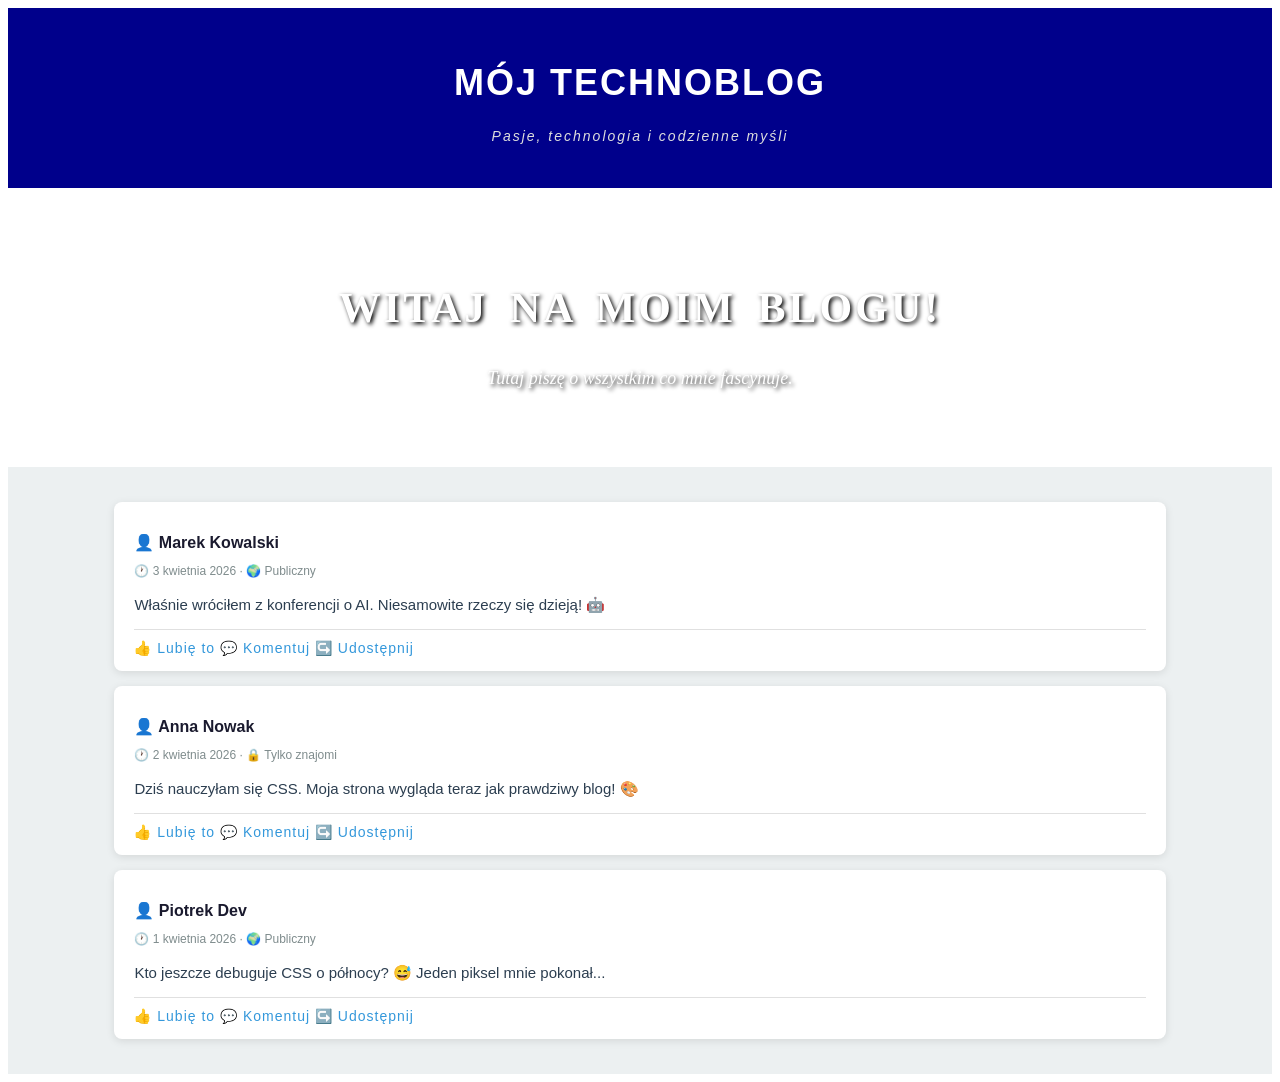
<file: L2/index.html>
<!DOCTYPE html>
<html lang="pl">
    <head>
        <meta charset="UTF-8">
        <title>Mój Blog</title>
        <link rel="stylesheet" href="style.css">
    </head>

    <body>
        <div id="naglowek">
            <h1>Mój Technoblog</h1>
            <p>Pasje, technologia i codzienne myśli</p>
        </div>

        <div id="baner">
            <h2>Witaj na moim blogu!</h2>
            <p>Tutaj piszę o wszystkim co mnie fascynuje.</p>
        </div>

            <div id="tresc">
                <div class="wpis">
                <p class="autor">👤 Marek Kowalski</p>
                <p class="data">🕐 3 kwietnia 2026 · 🌍 Publiczny</p>
                <p class="tekst">Właśnie wróciłem z konferencji o AI. Niesamowite rzeczy się dzieją! 🤖</p>
                <div class="reakcje">👍 Lubię to  💬 Komentuj  ↪️ Udostępnij</div>
            </div>
            <div class="wpis">
                <p class="autor">👤 Anna Nowak</p>
                <p class="data">🕐 2 kwietnia 2026 · 🔒 Tylko znajomi</p>
                <p class="tekst">Dziś nauczyłam się CSS. Moja strona wygląda teraz jak prawdziwy blog! 🎨</p>
                <div class="reakcje">👍 Lubię to  💬 Komentuj  ↪️ Udostępnij</div>
            </div>
            <div class="wpis">
                <p class="autor">👤 Piotrek Dev</p>
                <p class="data">🕐 1 kwietnia 2026 · 🌍 Publiczny</p>
                <p class="tekst">Kto jeszcze debuguje CSS o północy? 😅 Jeden piksel mnie pokonał...</p>
                <div class="reakcje">👍 Lubię to  💬 Komentuj  ↪️ Udostępnij</div>
            </div>
        </div>
    </body>
</html>
</file>
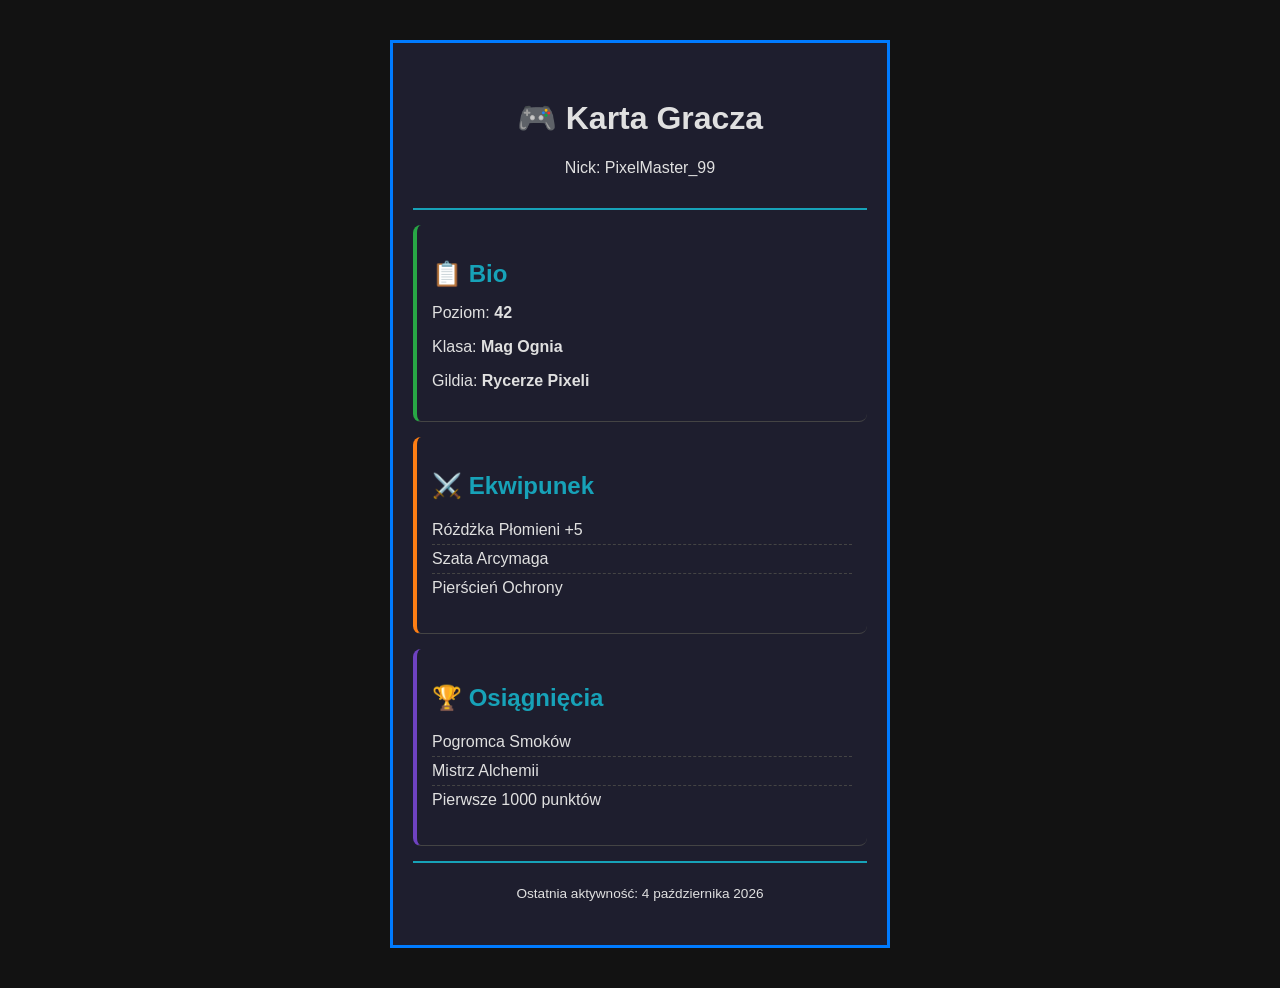
<file: lekcja3/index.html>
<!DOCTYPE html>
<html lang="pl">
<head>
  <meta charset="UTF-8">
  <meta name="viewport" content="width=device-width, initial-scale=1.0">
  <title>Karta Gracza</title>
  <link rel="stylesheet" href="style.css">
</head>
<body>
  <main class="player-card">
    <header class="card-header">
      <h1>🎮 Karta Gracza</h1>
      <p>Nick: <span class="highlight">PixelMaster_99</span></p>
    </header>
    <section class="card-section bio">
      <h2>📋 Bio</h2>
      <p>Poziom: <strong>42</strong></p>
      <p>Klasa: <strong>Mag Ognia</strong></p>
      <p>Gildia: <strong>Rycerze Pixeli</strong></p>
    </section>
    <section class="card-section equipment">
      <h2>⚔️ Ekwipunek</h2>
      <ul>
        <li>Różdżka Płomieni +5</li>
        <li>Szata Arcymaga</li>
        <li>Pierścień Ochrony</li>
      </ul>
    </section>
    <section class="card-section achievements">
      <h2>🏆 Osiągnięcia</h2>
      <ul>
        <li>Pogromca Smoków</li>
        <li>Mistrz Alchemii</li>
        <li>Pierwsze 1000 punktów</li>
      </ul>
    </section>

    <footer class="card-footer">
      <p>Ostatnia aktywność: <time datetime="2026-10-04">4 października 2026</time></p>
    </footer>
  </main>
</body>
</html>
</file>
<file: L2/style.css>
body {
    color: red;
}

/* selector {
    właściwość: wartość;
    color -- kolor tekstu
    background -- tło
    font-size -- rozmiar czcionki
} */

#naglowek {
    background-color: darkblue;
    color: #ffffff;
    text-align: center;
    padding: 30px;
    font-family: 'Arial', sans-serif;
    letter-spacing: 2px;
}

#naglowek h1 {
    font-size: 36px;
    font-weight: bold;
    text-transform: uppercase;
}

#naglowek p {
    font-size: 14px;
    font-style: italic;
    color: #ddd
}

#baner {
    background-image: url("https://picsum.photos/1200/300?random=1");
    background-size: cover;
    background-position: center;
    color: #fff;
    text-align: center;
    padding: 60px 20px;
    text-shadow: 2px 2px 4px #000;
}

#baner h2 {
    font-size: 42px;
    font-weight: bold;
    line-height: 1.2;
    letter-spacing: 3px;
    text-transform: uppercase;
    word-spacing: 8px;
}

#baner p {
    font-size: 18px;
    font-style: italic;
    white-space: nowrap;
    direction: ltr;
}

#tresc {
    width: 100%;
    background-color: #ecf0f1;
    padding: 20px 0;
    min-height: 300px;
}

.wpis {
    width: 80%;
    margin: 15px auto;
    background-color: #fff;
    border-radius: 8px;
    padding: 15px 20px;
    box-shadow: 0 2px 8px rgba(0, 0, 0, 0.1);
    font-family: 'Helvetica', Arial, Helvetica, sans-serif;
}

.wpis .autor {
    font-weight: bold;
    font-size: 16px;
    color: #1a1a2e;
    margin-bottom: 2px;
}

.wpis .data {
    font-size: 12px;
    color: #7f8c8d;
    margin-bottom: 10px;
}

.wpis .tekst {
    font-size: 15px;
    color: #2c3e50;
    line-height: 1.6;
    margin-bottom: 12px;
}

.wpis .reakcje {
    border-top: 1px solid #e0e0e0;
    padding-top: 10px;
    color: #3498db;
    font-size: 14px;
    letter-spacing: 1px;
    cursor: pointer;
}
</file>
<file: lekcja3/style.css>
/* === Reset i zmienne === */
*, *::before, *::after {
  box-sizing: border-box;
}

:root {
  --color-primary: #007bff;
  --color-accent: #17a2b8;
  --color-highlight: #ffc107;
  --color-bg: #1e1e2e;
  --color-text: #e0e0e0;
  --color-border: #444;
}

body {
  margin: 0;
  padding: 0;
  font-family: 'Segoe UI', Tahoma, Geneva, Verdana, sans-serif;
  background-color: #121212;
  color: var(--color-text);
}

/* TODO: stylowanie karty gracza */

.player-card {
  max-width: 500px;
  margin: 40px auto;
  padding: 20px;
  border: 3px solid var(--color-primary);
  background-color: var(--color-bg);
}

.card-header {
  padding: 15px;
  margin-bottom: 15px;
  border-bottom: 2px solid var(--color-accent);
  text-align: center;
}

.card-section {
  padding: 15px;
  margin-bottom: 15px;
  border-bottom: 1px solid var(--color-border);
  border-radius: 8px;
}

.card-footer {
  padding: 10px;
  margin-top: 15px;
  border-top: 2px solid var(--color-accent);
  text-align: center;
  font-size: 0.85em;
}

.hightlight {
  color: var(--color-highlight);
  font-weight: bold;
}

.card-section h2 {
  margin-bottom: 10px;
  color: var(--color-accent);
}

.bio {
  border-left: 4px solid #28a745;
}

.equipment {
  border-left: 4px solid #fd7e14;
}

.achievements {
  border-left: 4px solid #6f42c1;
}

.card-section ul {
  list-style: none;
  padding-left: 0;
}

.card-section li {
  padding: 5px 0;
  border-bottom: 1px dashed var(--color-border);
}

.card-section li:last-child {
  border-bottom: none;
}
</file>
